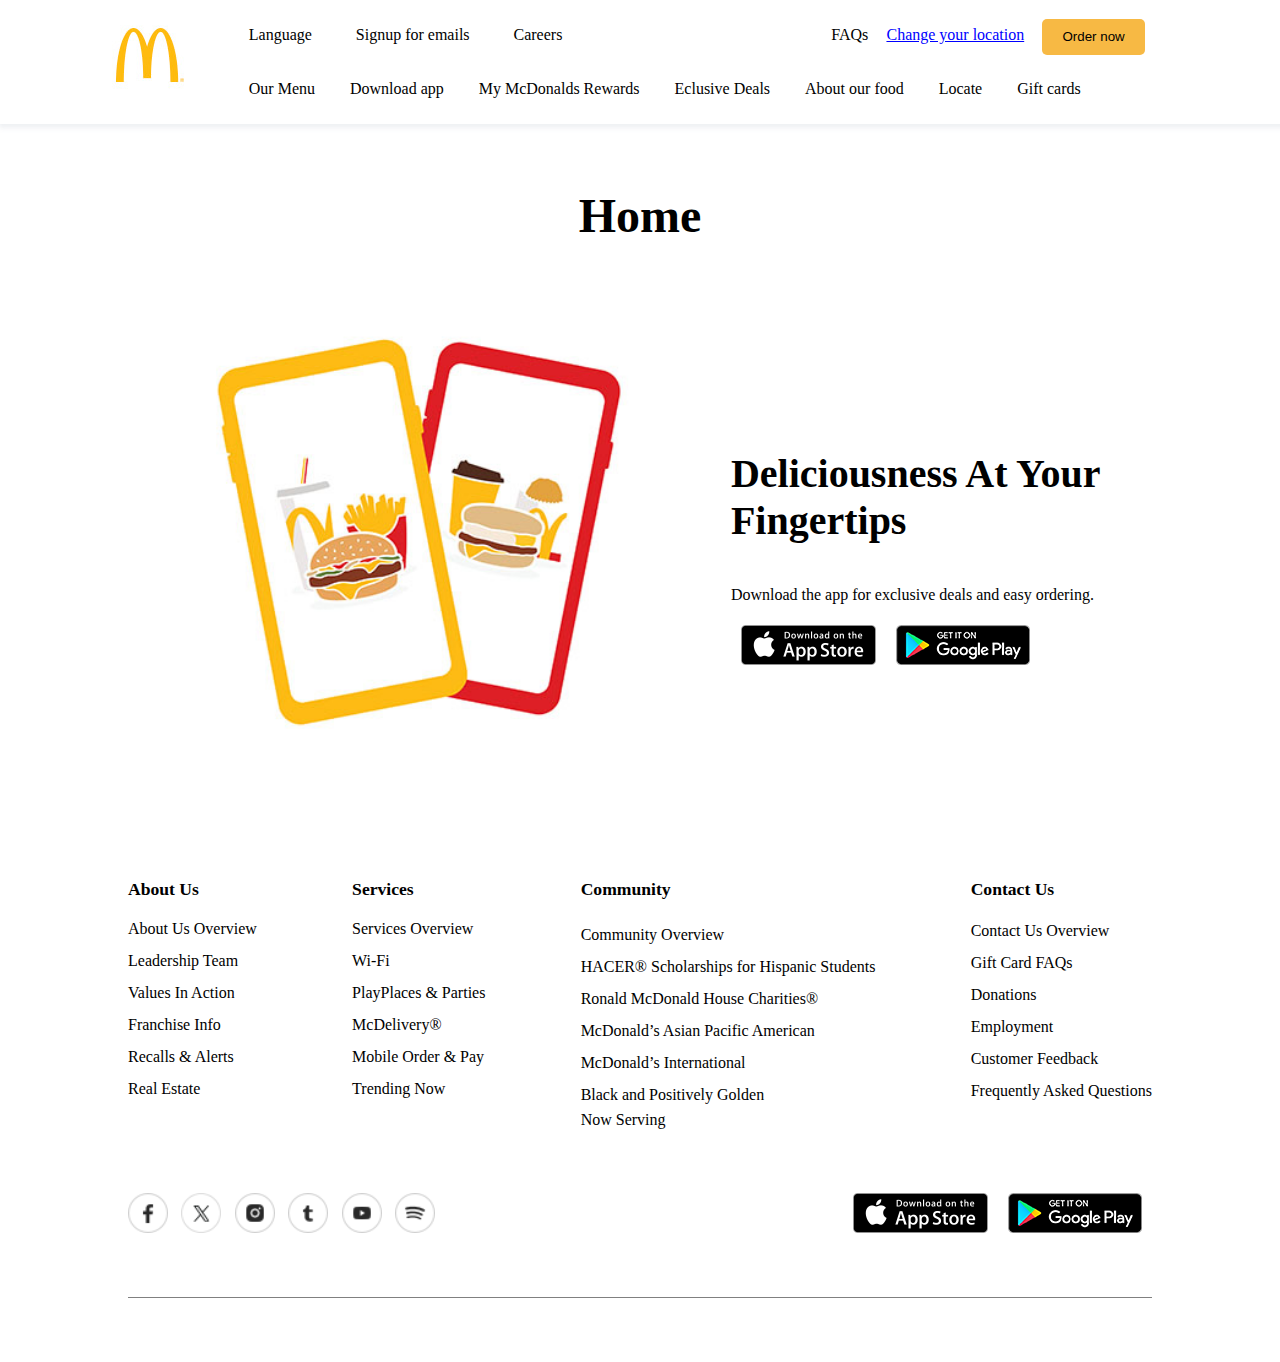
<file: index.html>
<!DOCTYPE html>
<html lang="en">
<head>
    <meta charset="UTF-8">
    <meta http-equiv="X-UA-Compatible" content="IE=edge">
    <meta name="viewport" content="width=device-width, initial-scale=1.0">
    <title>Home</title>
    <link rel="stylesheet" href="./styleh.css">

</head>
<body>
    <header>
        <div class="flex div">
            <a href="./index.html"><img src="./images/logo.jpeg" alt="" class="logo"></a>

            <div>
                <nav class="nav1 flex">
                    <ul class="flex">
                        <li><a href="#">Language</a>  </li>
                        <li><a href="#">Signup for emails</a> </li>
                        <li><a href="#">Careers</a> </li>
                    </ul>
                    <ul class="flex">
                        <li><a href="./faq.html">FAQs</a>  </li>
                        <li><a class="blue" href="#">Change your location</a> </li>
                        <li><a href="#"> <button>Order now</button></a></li>
                    </ul>
                </nav>
                <nav class="nav2">
                    <ul class="flex">
                        <li><a href="./menu.html">Our Menu</a> </li>
                        <li><a href="./app.html">Download app</a> </li>
                        <li><a href="./rewards.html">My McDonalds Rewards</a> </li>
                        <li><a href="./Exclusive.html">Eclusive Deals</a> </li>
                        <li><a href="./AboutFood.html">About our food</a> </li>
                        <li><a href="./locate.html">Locate</a> </li>
                        <li><a href="./GiftCard.html">Gift cards</a> </li>
                    </ul>
                </nav>
            </div>
        </div>
    </header>

    <main>
        <h1>Home</h1>
        <div class="main-div">
            <div class="flex">
                <img class="img-delish" src="./images/deliciousness.jpeg" alt="">
                <div class="d">
                    <h2>Deliciousness At Your Fingertips</h2>
                    <p>Download the app for exclusive deals and easy ordering.</p>
                    <div class="flex">   
                        <img src="./images/app_store_badge.png" alt="">
                        <img src="./images/google_play_badge.png" alt="">         
                    </div>
                </div>
            </div>
            
        </div>
    </main>
    
    <footer>
        <div class="flex div">
            <ul>
                <li class="bold">About Us</li>
                <li>About Us Overview</li>
                <li>Leadership Team</li>
                <li>Values In Action</li>
                <li>Franchise Info</li>
                <li>Recalls & Alerts</li>
                <li>Real Estate</li>
            </ul>
            <ul>
                <li class="bold">Services</li>
                <li>Services Overview</li>
                <li>Wi-Fi</li>
                <li>PlayPlaces & Parties</li>
                <li>McDelivery®</li>
                <li>Mobile Order & Pay</li>
                <li>Trending Now</li>
            </ul>
            <ul>
                <li class="bold">Community</li>
                <li>Community Overview</li>
                <li>HACER® Scholarships for Hispanic Students</li>
                <li>Ronald McDonald House Charities®</li>
                <li>McDonald’s Asian Pacific American</li>
                <li>McDonald’s International</li>
                <li>Black and Positively Golden</li>
                Now Serving
            </ul>
            <ul>
                <li class="bold">Contact Us</li>
                <li>Contact Us Overview</li>
                <li>Gift Card FAQs</li>
                <li>Donations</li>
                <li>Employment</li>
                <li>Customer Feedback</li>
                <li>Frequently Asked Questions</li>
            </ul>
        </div>

        <div class="flex logos">
            <div class="footer-logo flex">
                <img src="./images/facebook.png" alt="">
                <img src="./images/x.png" alt="">
                <img src="./images/instagram.png" alt="">
                <img src="./images/tumblr.png" alt="">
                <img src="./images/youtube.png" alt="">
                <img src="./images/spotify.png" alt="">
    
            </div>
            <div class="flex">   
                    <img src="./images/app_store_badge.png" alt="">
                    <img src="./images/google_play_badge.png" alt="">         
            </div>
        </div>
    </footer>
</body>
</html>
</file>
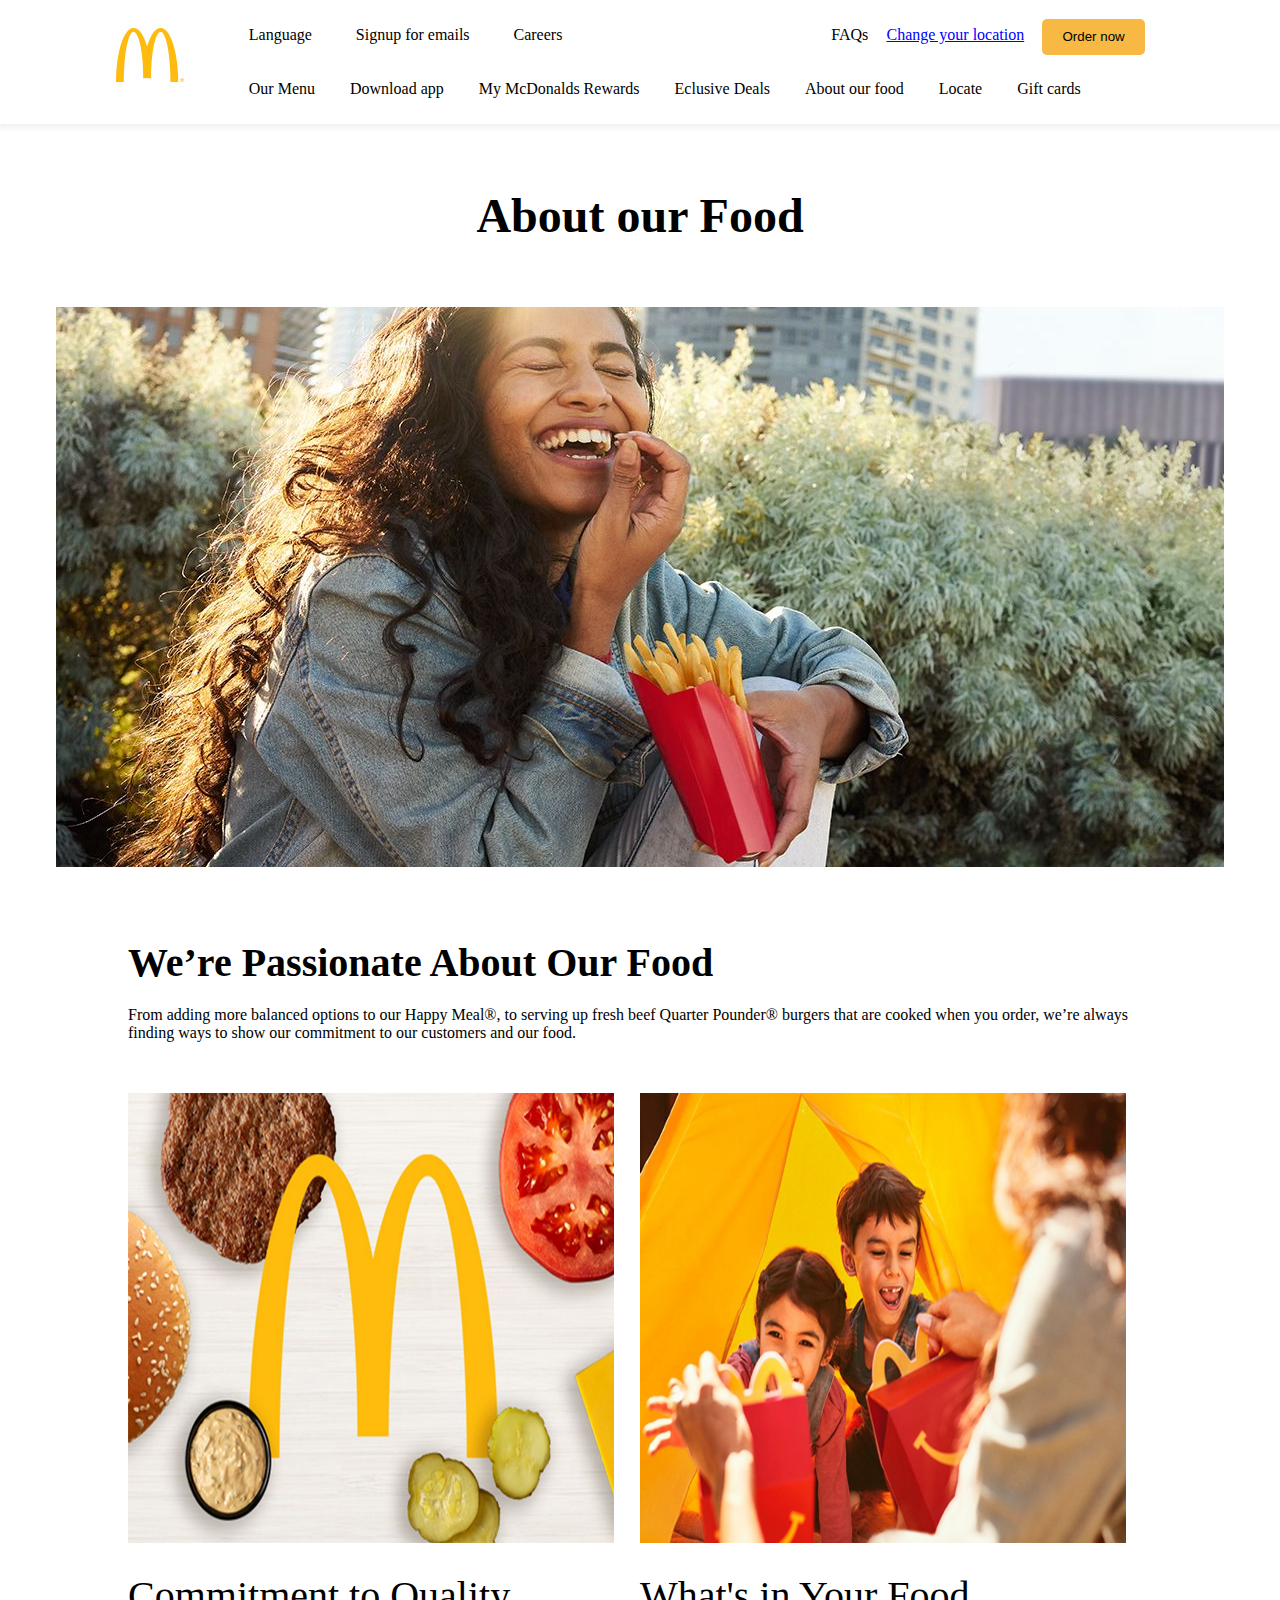
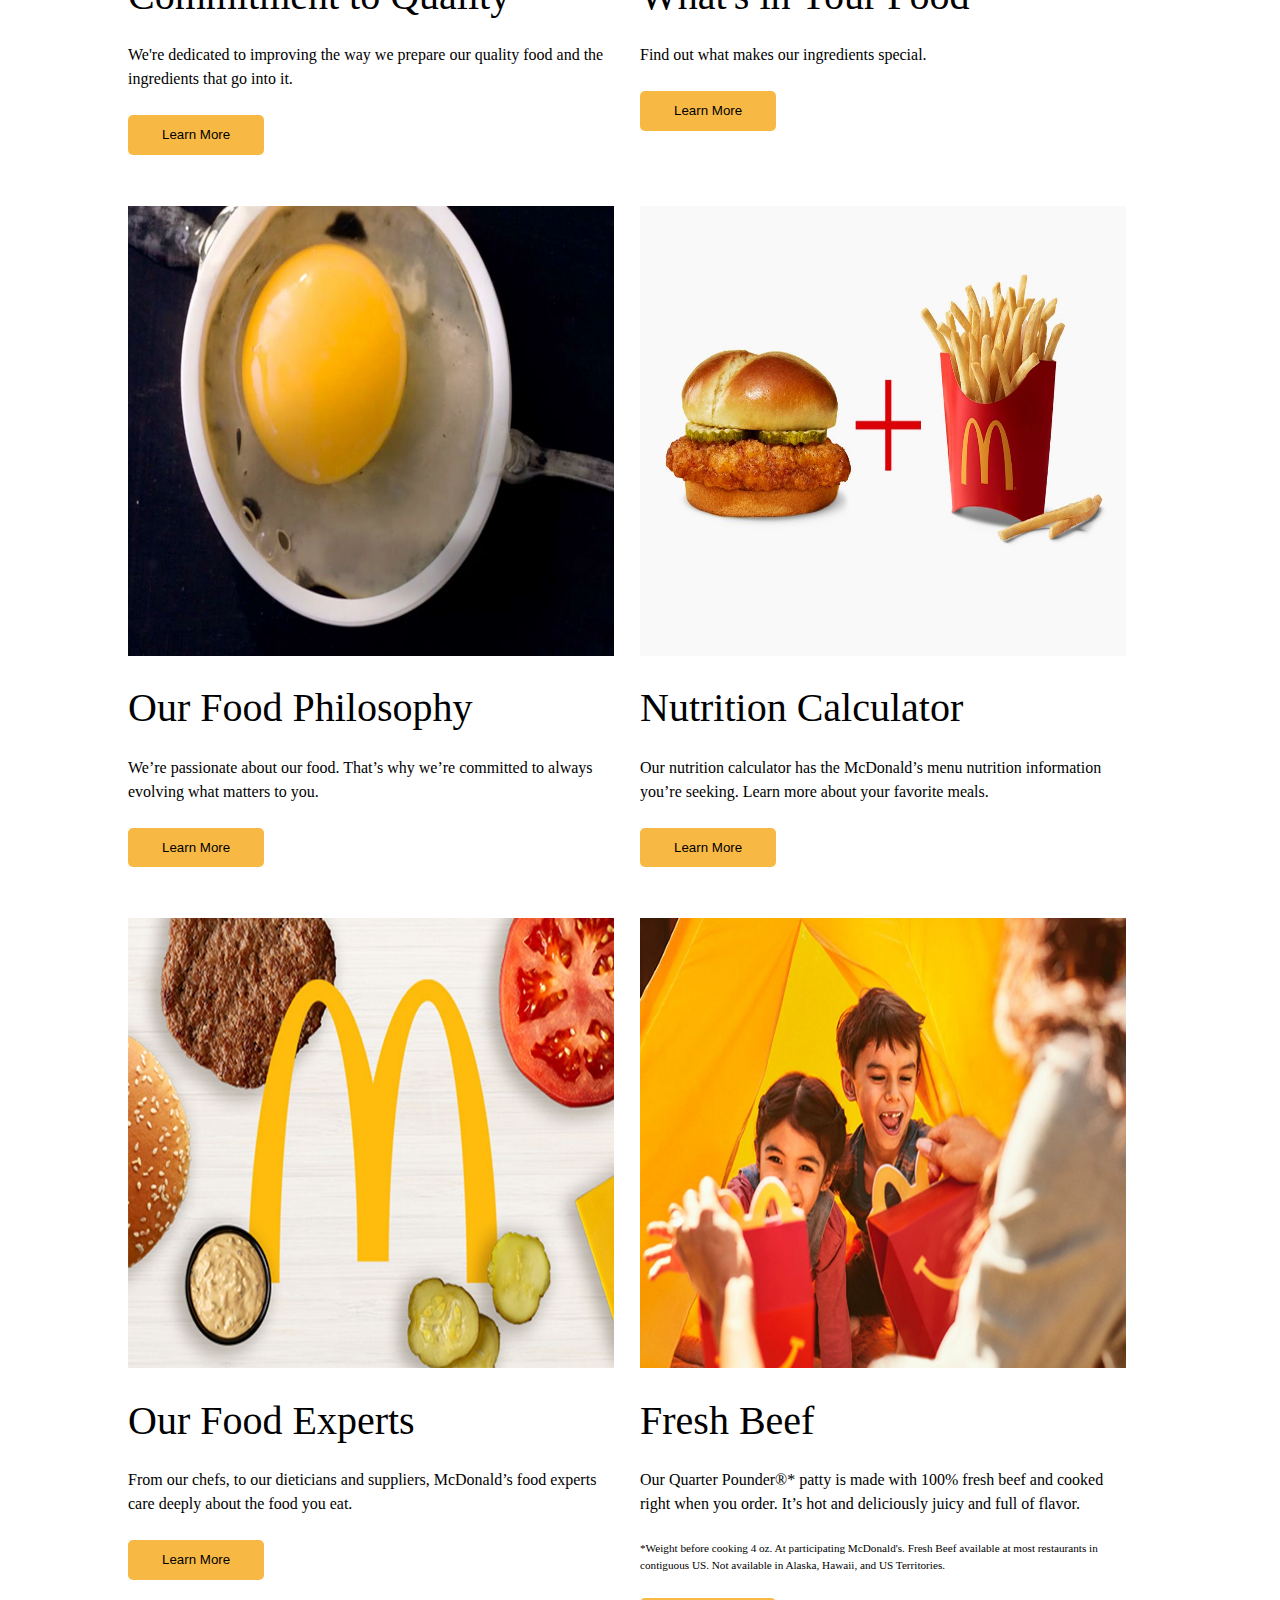
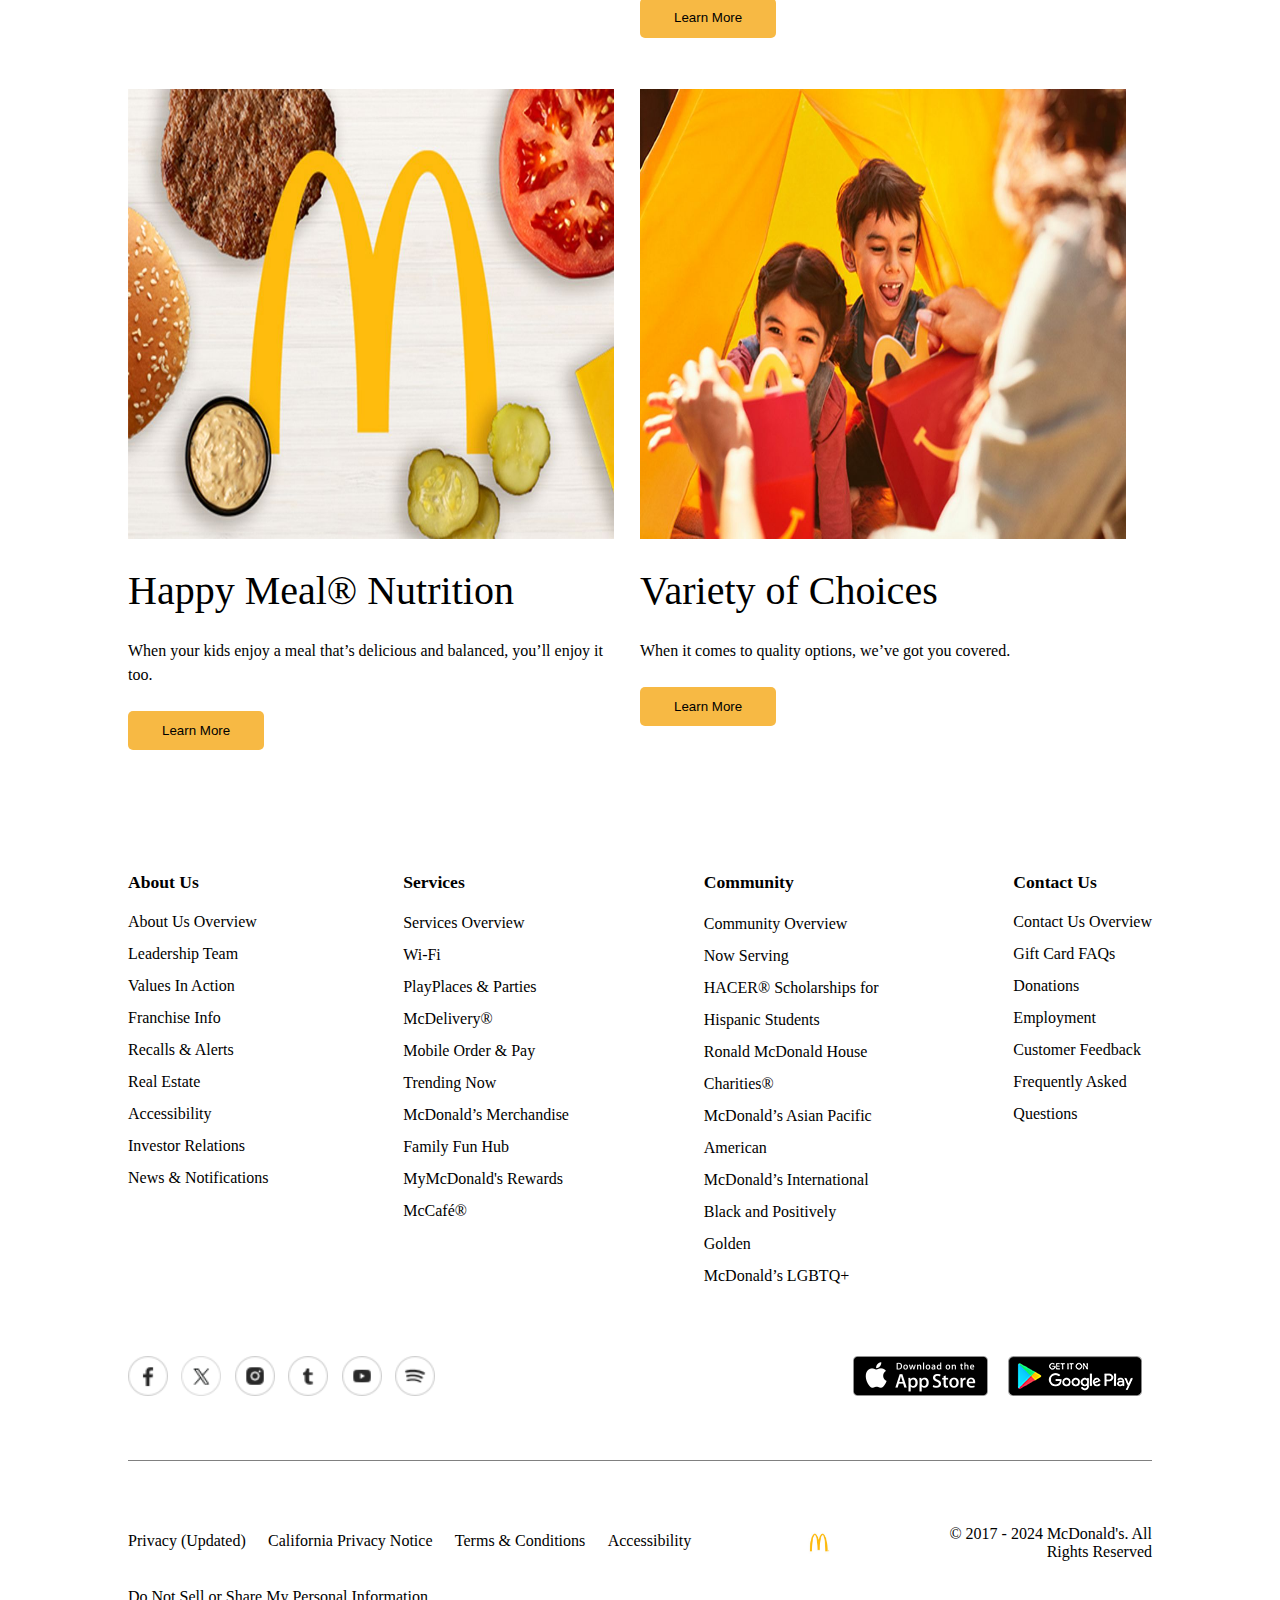
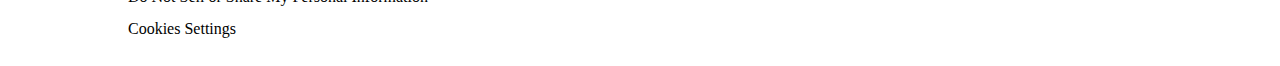
<file: aboutfood.html>
<!DOCTYPE html>
<html lang="en">
<head>
    <meta charset="UTF-8">
    <meta http-equiv="X-UA-Compatible" content="IE=edge">
    <meta name="viewport" content="width=device-width, initial-scale=1.0">
    <title>About our food</title>
    <link rel="stylesheet" href="./styleh.css">

</head>
<body>
    <header>
        <div class="flex div">
            <a href="./index.html"><img src="./images/logo.jpeg" alt="" class="logo"></a>

            <div>
                <nav class="nav1 flex">
                    <ul class="flex">
                        <li><a href="#">Language</a>  </li>
                        <li><a href="#">Signup for emails</a> </li>
                        <li><a href="#">Careers</a> </li>
                    </ul>
                    <ul class="flex">
                        <li><a href="./faq.html">FAQs</a>  </li>
                        <li><a class="blue" href="#">Change your location</a> </li>
                        <li><a href="#"> <button>Order now</button></a></li>
                    </ul>
                </nav>
                <nav class="nav2">
                    <ul class="flex">
                        <li><a href="./menu.html">Our Menu</a> </li>
                        <li><a href="./app.html">Download app</a> </li>
                        <li><a href="./rewards.html">My McDonalds Rewards</a> </li>
                        <li><a href="./Exclusive.html">Eclusive Deals</a> </li>
                        <li><a href="./aboutfood.html">About our food</a> </li>
                        <li><a href="./locate.html">Locate</a> </li>
                        <li><a href="./GiftCard.html">Gift cards</a> </li>
                    </ul>
                </nav>
            </div>
        </div>
    </header>

    <main>
        <h1>About our Food</h1>
        
        <div class="main-div rewards-div">
            <img src="./images/About_Our_Food_Hero_1260x560_Desktop_hero-desktop.jpeg" alt="">
            <div class="passion">
                <h2>We’re Passionate About Our Food</h2>
                <p>From adding more balanced options to 
                    our Happy Meal®, to serving up fresh beef 
                    Quarter Pounder® burgers that are cooked when you order, 
                    we’re always finding ways to show our commitment to our 
                    customers and our food. 
                </p>
            </div>
            <div class="flex aboutfood">
                <div class="points">
                    <img class="" src="./images/2_Pub_Commitment_574x384_2-column-desktop.jpeg" alt="">
                    <div class="">
                        <h2>Commitment to Quality</h2>
                        <p>We're dedicated to improving the way we prepare our quality food and the ingredients that go into it.</p>  
                        <button>Learn More</button>

                    </div>
                </div>
                <div class="points">
                    <img class="" src="./images/2_Pub_Whats_In_Your_Food_574x384_2-column-desktop.jpeg" alt="">
                    <div class="">
                        <h2>What's in Your Food</h2>
                        <p>Find out what makes our ingredients special.</p> 
                        <button>Learn More</button>

                    </div>
                </div>
            </div>
            <div class="flex aboutfood">
                <div class="points">
                    <img class="" src="./images/about-food_philosophy_pub-2-col_1110x740_2-column-desktop.jpeg" alt="">
                    <div class="">
                        <h2>Our Food Philosophy</h2>
                        <p>We’re passionate about our food. That’s why we’re committed to always evolving what matters to you.</p>  
                        <button>Learn More</button>

                    </div>
                </div>
                <div class="points">
                    <img class="" src="./images/TwoPub_Desktop_NutritionCalculator_1110x740_2-column-desktop.jpeg" alt="">
                    <div class="">
                        <h2>Nutrition Calculator</h2>
                        <p>Our nutrition calculator has the McDonald’s menu nutrition information you’re seeking. Learn more about your favorite meals.</p> 
                        <button>Learn More</button>

                    </div>
                </div>
            </div>
            <div class="flex aboutfood">
                <div class="points">
                    <img class="" src="./images/2_Pub_Commitment_574x384_2-column-desktop.jpeg" alt="">
                    <div class="">
                        <h2>Our Food Experts</h2>
                        <p>From our chefs, to our dieticians and suppliers, McDonald’s food experts care deeply about the food you eat.</p>  
                        <button>Learn More</button>

                    </div>
                </div>
                <div class="points">
                    <img class="" src="./images/2_Pub_Whats_In_Your_Food_574x384_2-column-desktop.jpeg" alt="">
                    <div class="">
                        <h2>Fresh Beef</h2>
                        <p>Our Quarter Pounder®* patty is made with 100% fresh beef and cooked right when you order. 
                            It’s hot and deliciously juicy and full of flavor.</p>
                            <p class="tiny-p">
                                *Weight before cooking 4 oz. At participating McDonald's. Fresh Beef available at most restaurants in contiguous US. 
                                Not available in Alaska, Hawaii, and US Territories.
                            </p>  
                        <button>Learn More</button>

                    </div>
                </div>
            </div>
            <div class="flex aboutfood">
                <div class="points">
                    <img class="" src="./images/2_Pub_Commitment_574x384_2-column-desktop.jpeg" alt="">
                    <div class="">
                        <h2>Happy Meal® Nutrition</h2>
                        <p>When your kids enjoy a meal that’s delicious and balanced, you’ll enjoy it too.</p>  
                        <button>Learn More</button>

                    </div>
                </div>
                <div class="points">
                    <img class="" src="./images/2_Pub_Whats_In_Your_Food_574x384_2-column-desktop.jpeg" alt="">
                    <div class="">
                        <h2>Variety of Choices</h2>
                        <p>When it comes to quality options, we’ve got you covered.</p> 
                        <button>Learn More</button>

                    </div>
                </div>
            </div>
            
        </div>
    </main>
    
    <footer>
        <div class="flex div">
            <ul>
                <li class="bold">About Us</li>
                <li>About Us Overview</li>
                <li>Leadership Team</li>
                <li>Values In Action</li>
                <li>Franchise Info</li>
                <li>Recalls & Alerts</li>
                <li>Real Estate</li>
                <li>Accessibility</li>
                <li>Investor Relations</li>
                <li>News & Notifications</li>

            </ul>
            <ul>
                <li class="bold">Services</li>
                <li>Services Overview</li>
                <li>Wi-Fi</li>
                <li>PlayPlaces & Parties</li>
                <li>McDelivery®</li>
                <li>Mobile Order & Pay</li>
                <li>Trending Now</li>
                <li>McDonald’s Merchandise</li>
                <li>Family Fun Hub</li>
                <li>MyMcDonald's Rewards</li>
                <li>McCafé®</li>

            </ul>
            <ul>
                <li class="bold">Community</li>
                <li>Community Overview</li>
                <li>Now Serving</li>
                <li>HACER® Scholarships for <br> Hispanic Students</li>
                <li>Ronald McDonald House <br> Charities®</li>
                <li>McDonald’s Asian Pacific <br> American</li>
                <li>McDonald’s International</li>
                <li>Black and Positively <br> Golden</li>
                <li>McDonald’s LGBTQ+</li>

               
            </ul>
            <ul>
                <li class="bold">Contact Us</li>
                <li>Contact Us Overview</li>
                <li>Gift Card FAQs</li>
                <li>Donations</li>
                <li>Employment</li>
                <li>Customer Feedback</li>
                <li>Frequently Asked <br> Questions</li>
            </ul>
        </div>

        <div class="flex logos">
            <div class="footer-logo flex">
                <img src="./images/facebook.png" alt="">
                <img src="./images/x.png" alt="">
                <img src="./images/instagram.png" alt="">
                <img src="./images/tumblr.png" alt="">
                <img src="./images/youtube.png" alt="">
                <img src="./images/spotify.png" alt="">
    
            </div>
            <div class="flex">
                
                    <img src="./images/app_store_badge.png" alt="">
                    <img src="./images/google_play_badge.png" alt="">
                
            </div>
        </div>

        <div class="footer-ul-div">
            <div class="flex ul-div">
                <ul class="flex">
                    <li>Privacy (Updated)</li>
                    <li>California Privacy Notice</li>
                    <li>Terms & Conditions</li>
                    <li>Accessibility</li>
                </ul>
                <img src="./images/tinylogo.jpeg" alt="">
                <p>© 2017 - 2024 McDonald's. All Rights Reserved</p>
            </div>
            <ul class="">
                <li>Do Not Sell or Share My Personal Information</li>
                <li>Cookies Settings</li>
            </ul>
        </div>
    </footer>
</body>
</html>
</file>
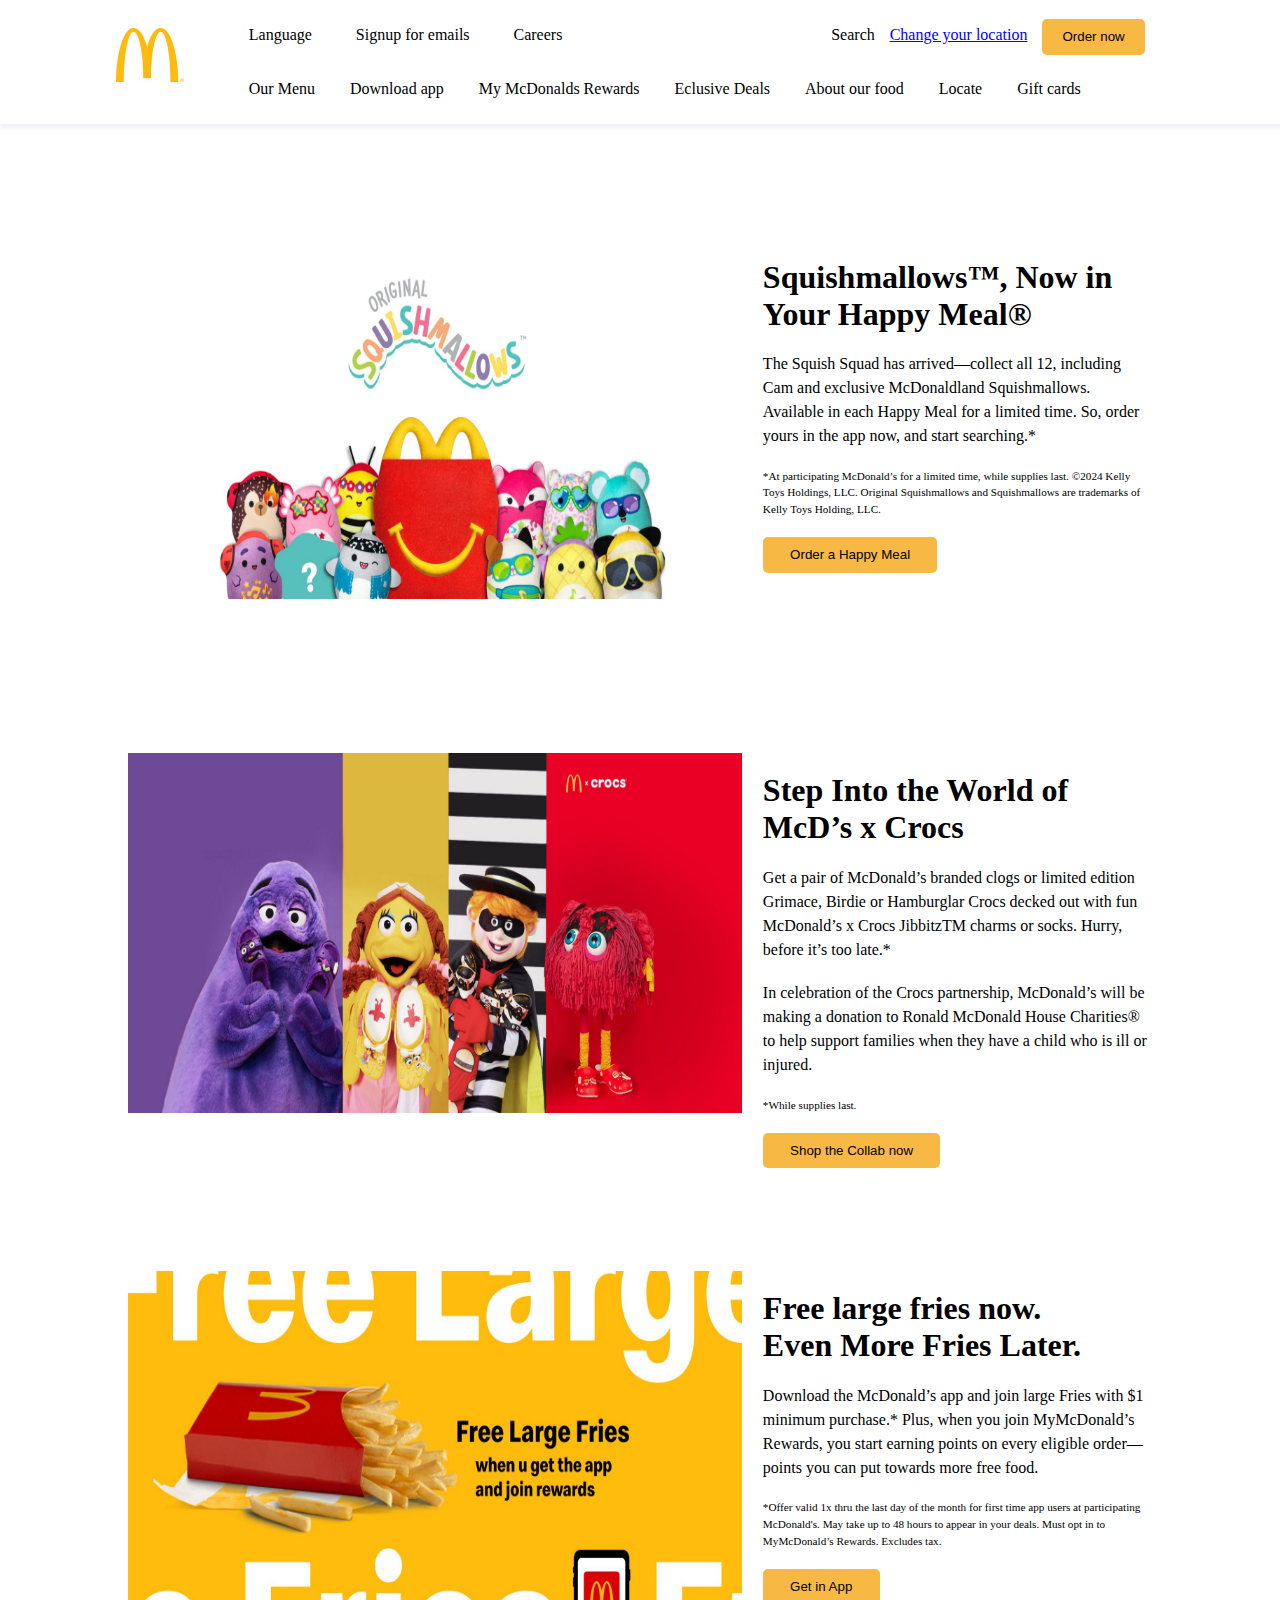
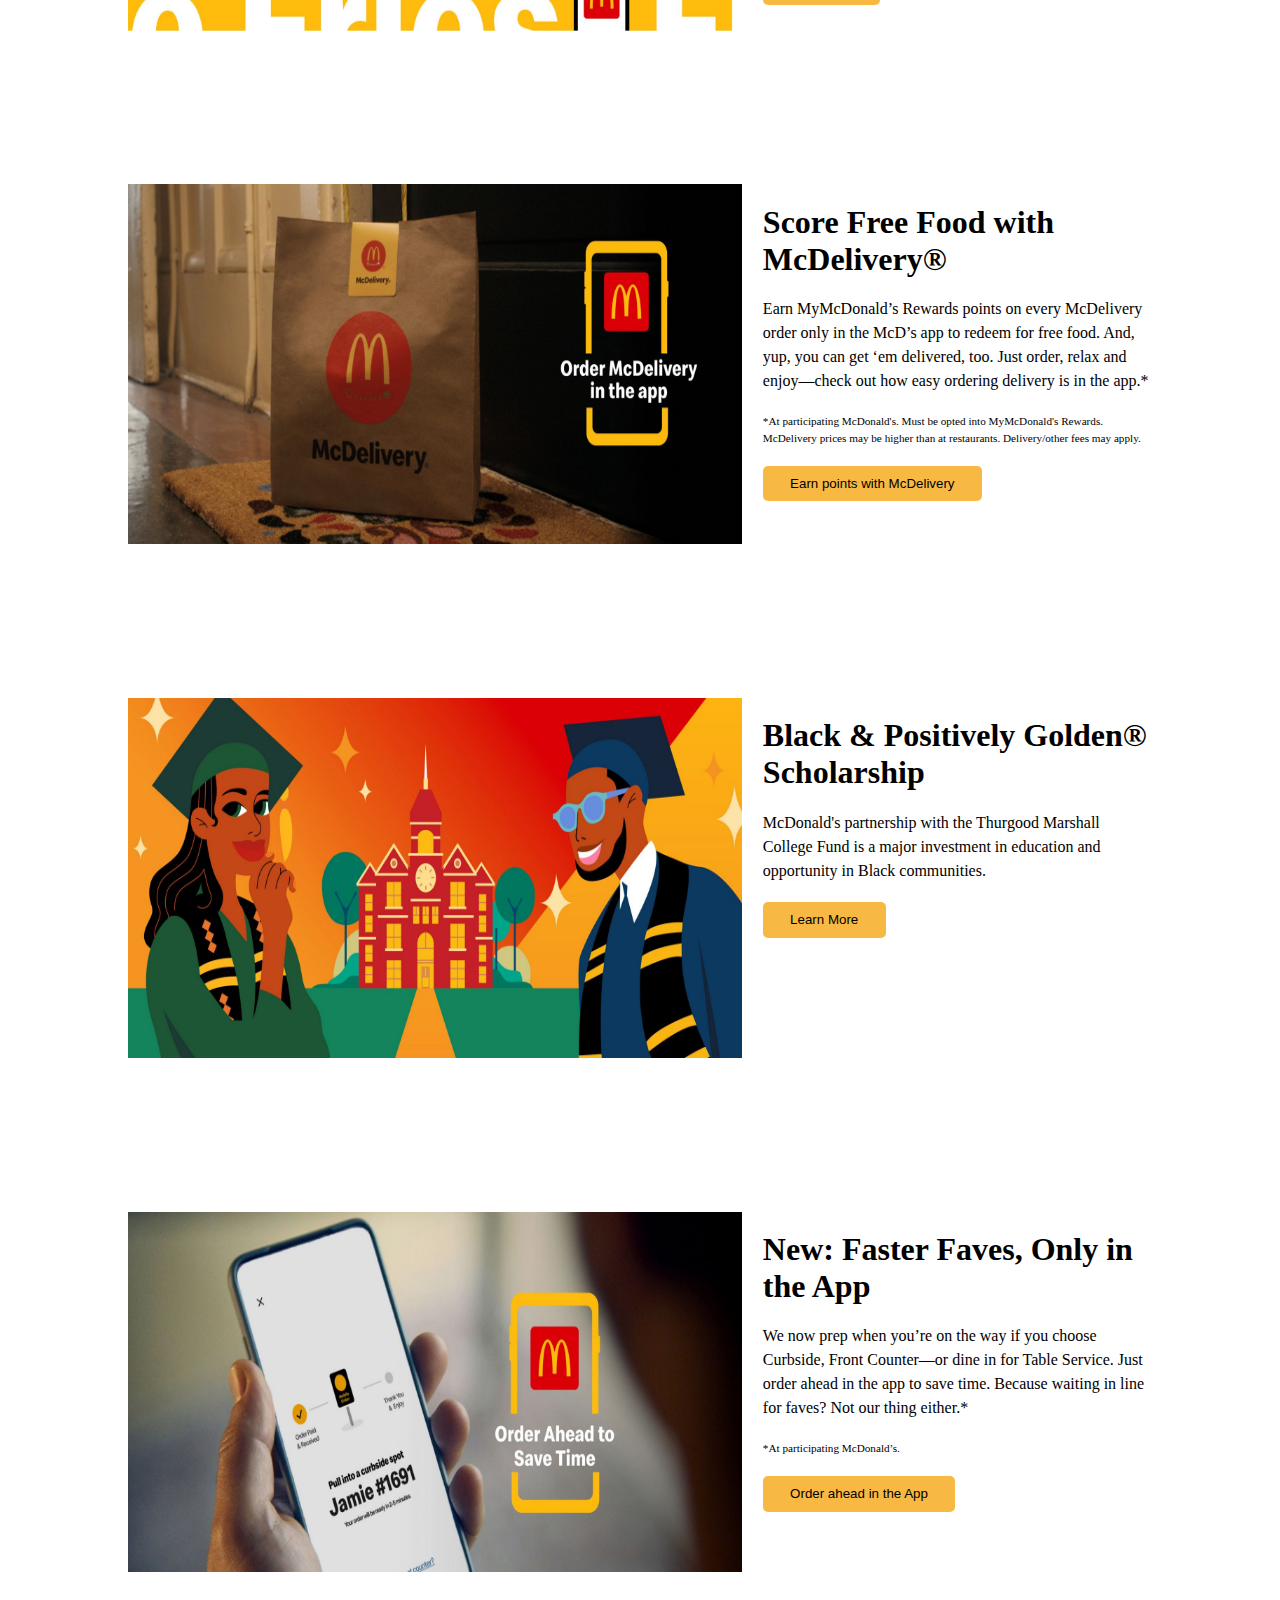
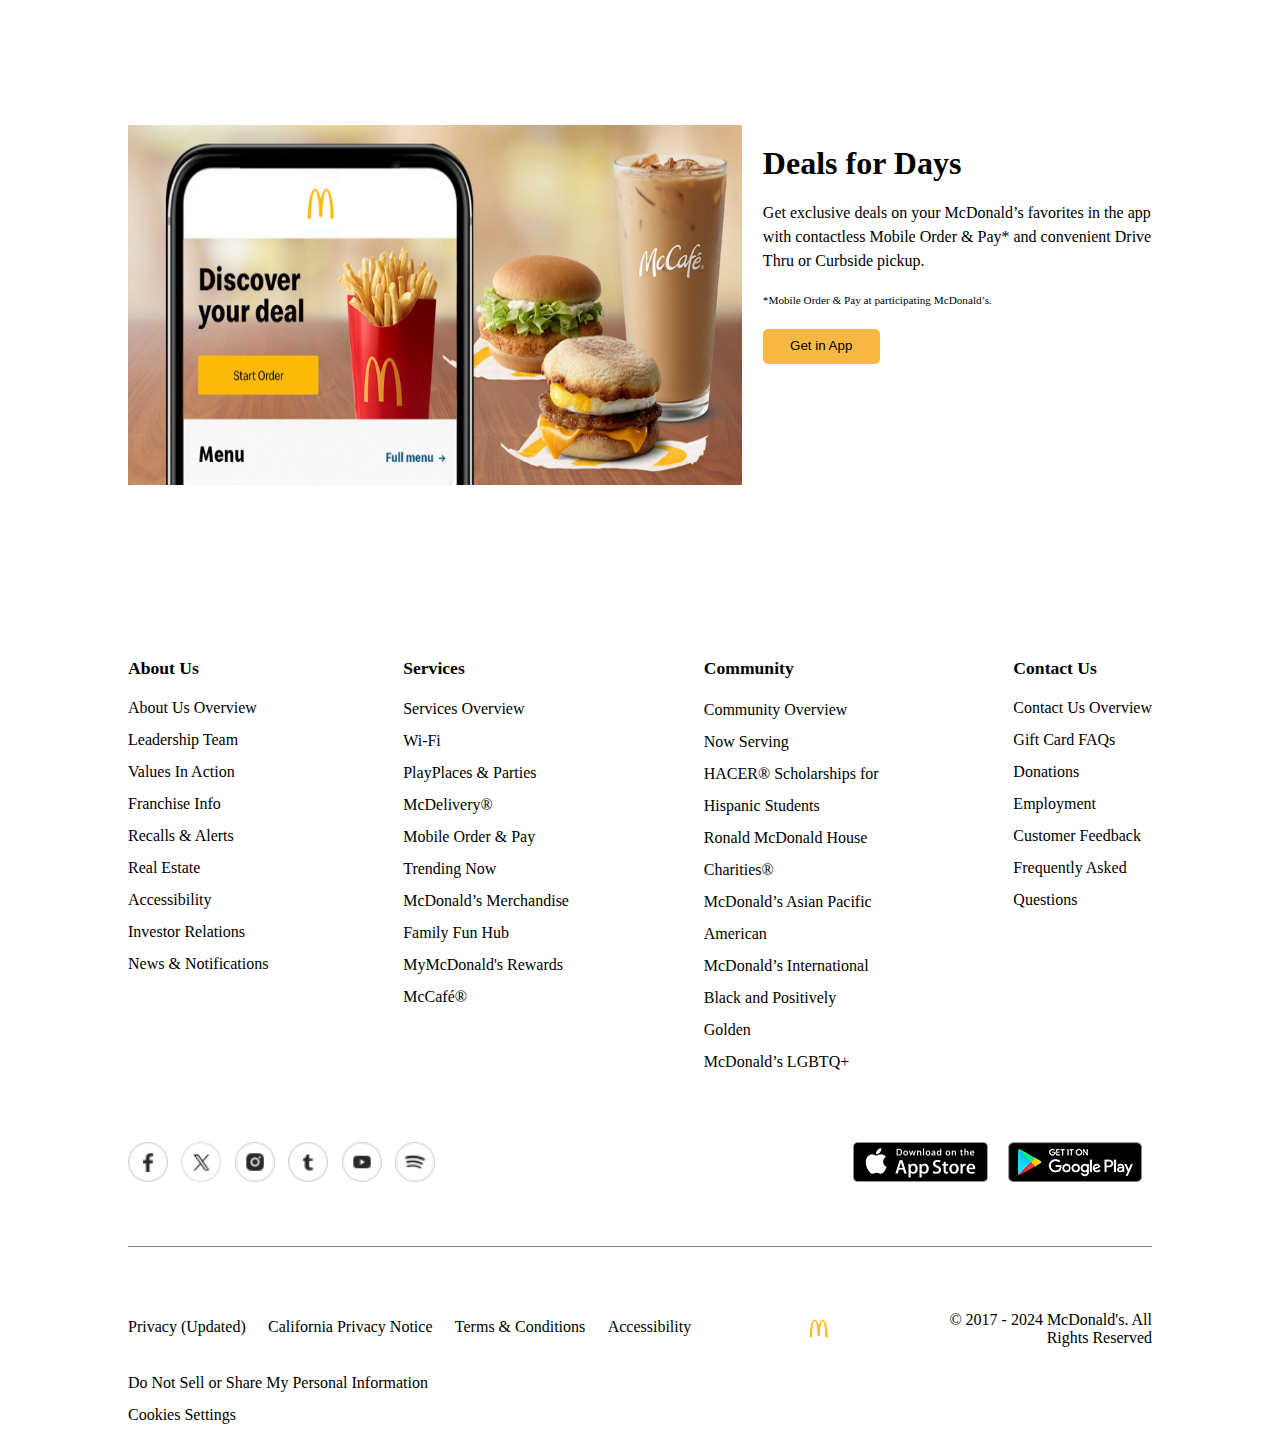
<file: app.html>
<!DOCTYPE html>
<html lang="en">
<head>
    <meta charset="UTF-8">
    <meta http-equiv="X-UA-Compatible" content="IE=edge">
    <meta name="viewport" content="width=device-width, initial-scale=1.0">
    <title>Download App</title>
    <link rel="stylesheet" href="./styleh.css">
</head>
<body>
    <header>
        <div class="flex div">
            <a href="./index.html"><img src="./images/logo.jpeg" alt="" class="logo"></a>

            <div>
                <nav class="nav1 flex">
                    <ul class="flex">
                        <li><a href="#">Language</a>  </li>
                        <li><a href="#">Signup for emails</a> </li>
                        <li><a href="#">Careers</a> </li>
                    </ul>
                    <ul class="flex">
                        <li><a href="#">Search</a>  </li>
                        <li><a class="blue" href="#">Change your location</a> </li>
                        <li><a href="#"> <button>Order now</button></a></li>
                    </ul>
                </nav>
                <nav class="nav2">
                    <ul class="flex">
                        <li><a href="./menu.html">Our Menu</a> </li>
                        <li><a href="./app.html">Download app</a> </li>
                        <li><a href="./rewards.html">My McDonalds Rewards</a> </li>
                        <li><a href="./Exclusive.html">Eclusive Deals</a> </li>
                        <li><a href="./aboutfood.html">About our food</a> </li>
                        <li><a href="./locate.html">Locate</a> </li>
                        <li><a href="./GiftCard.html">Gift cards</a> </li>
                    </ul>
                </nav>
            </div>
        </div>
    </header>

    <main>
        <!-- <h1>McDonald's App</h1> -->
        <div class="main-div">

            <div class="flex individual-div">
                <img class="img" src="./images/1PUB_Sqiushmallows_HappyMeal_1-column-desktop.jpeg" alt="">
                <div class="p">
                    <h2>Squishmallows™, Now in Your Happy Meal®</h2>
                    <p>The Squish Squad has arrived—collect all 12, including 
                        Cam and exclusive McDonaldland Squishmallows. 
                        Available in each Happy Meal for a limited time. 
                        So, order yours in the app now, and start searching.*
                    </p>

                    <p class="tiny-p">
                        *At participating McDonald’s for a limited time, 
                        while supplies last. ©2024 Kelly Toys Holdings, LLC. Original Squishmallows and Squishmallows are trademarks of Kelly Toys Holding, LLC.
                    </p>    
                    <button>Order a Happy Meal</button>
                </div>
            </div>
            <div class="flex individual-div">
                <img class="img" src="./images/step.jpeg" alt="">
                <div class="p">
                    <h2>Step Into the World of McD’s x Crocs</h2>
                    <p>Get a pair of McDonald’s branded clogs or 
                        limited edition Grimace, Birdie or Hamburglar Crocs 
                        decked out with fun McDonald’s x Crocs JibbitzTM 
                        charms or socks. Hurry, before it’s too late.*</p>
                        <p>In celebration of the Crocs partnership, 
                            McDonald’s will be making a donation to Ronald 
                            McDonald House Charities® to help support families 
                            when they have a child who is ill or injured.
                        </p>
                        <p class="tiny-p">
                            *While supplies last.
                        </p> 

                    <button>Shop the Collab now</button>
                </div>
            </div>
            <div class="flex individual-div">
                <img class="img" src="./images/freelargefries.jpeg" alt="">
                <div class="p">
                    <h2>Free large fries now. <br> Even More Fries Later.</h2>
                    <p>Download the McDonald’s app and join large Fries 
                        with $1 minimum purchase.* Plus, when you join MyMcDonald’s Rewards, 
                        you start earning points on every eligible order—points you can put towards more free food.
                    </p>
                    <p class="tiny-p">
                        *Offer valid 1x thru the last day of the month for first time app users at participating McDonald's. May take up to 48 hours to appear in your deals. Must opt in to MyMcDonald’s Rewards. Excludes tax.
                    </p> 
                    <button>Get in App</button>
                </div>
            </div>
            <div class="flex individual-div">
                <img class="img" src="./images/scorefreefood.jpeg" alt="">
                <div class="p">
                    <h2>Score Free Food with McDelivery®</h2>
                    <p>Earn MyMcDonald’s Rewards points on every McDelivery order 
                        only in the McD’s app to redeem for free food. And, yup, 
                        you can get ‘em delivered, too. Just order, relax and enjoy—check
                         out how easy ordering delivery is in the app.*
                    </p>
                    <p class="tiny-p">
                        *At participating McDonald's. Must be opted into MyMcDonald's Rewards. 
                        McDelivery prices may be higher than at restaurants. Delivery/other fees may apply.
                    </p> 
                    <button>Earn points with McDelivery</button>
                </div>
            </div>
            <div class="flex individual-div">
                <img class="img" src="./images/blackpositive.jpeg" alt="">
                <div class="p">
                    <h2>Black & Positively Golden® Scholarship</h2>
                    <p>McDonald's partnership with the Thurgood Marshall College 
                        Fund is a major investment in education and opportunity in Black communities.
                    </p>
                    <button>Learn More</button>
                </div>
            </div>
            <div class="flex individual-div">
                <img class="img" src="./images/newfasterfaves.jpeg" alt="">
                <div class="p">
                    <h2>New: Faster Faves, Only in the App</h2>
                    <p>We now prep when you’re on the way if you choose Curbside, 
                        Front Counter—or dine in for Table Service. 
                        Just order ahead in the app to save time. 
                        Because waiting in line for faves? 
                        Not our thing either.*
                    </p>
                    <p class="tiny-p">
                        *At participating McDonald’s.
                    </p> 
                    <button>Order ahead in the App</button>
                </div>
            </div>
            <div class="flex individual-div">
                <img class="img" src="./images/dealsfordays.jpeg" alt="">
                <div class="p">
                    <h2>Deals for Days</h2>
                    <p>Get exclusive deals on your McDonald’s favorites 
                        in the app with contactless Mobile Order & Pay* 
                        and convenient Drive Thru or Curbside pickup.
                    </p>
                    <p class="tiny-p">
                        *Mobile Order & Pay at participating McDonald’s. 
                    </p>
                    <button>Get in App</button>
                </div>
            </div>
        </div>
    </main>

    <footer>
        <div class="flex div">
            <ul>
                <li class="bold">About Us</li>
                <li>About Us Overview</li>
                <li>Leadership Team</li>
                <li>Values In Action</li>
                <li>Franchise Info</li>
                <li>Recalls & Alerts</li>
                <li>Real Estate</li>
                <li>Accessibility</li>
                <li>Investor Relations</li>
                <li>News & Notifications</li>

            </ul>
            <ul>
                <li class="bold">Services</li>
                <li>Services Overview</li>
                <li>Wi-Fi</li>
                <li>PlayPlaces & Parties</li>
                <li>McDelivery®</li>
                <li>Mobile Order & Pay</li>
                <li>Trending Now</li>
                <li>McDonald’s Merchandise</li>
                <li>Family Fun Hub</li>
                <li>MyMcDonald's Rewards</li>
                <li>McCafé®</li>

            </ul>
            <ul>
                <li class="bold">Community</li>
                <li>Community Overview</li>
                <li>Now Serving</li>
                <li>HACER® Scholarships for <br> Hispanic Students</li>
                <li>Ronald McDonald House <br> Charities®</li>
                <li>McDonald’s Asian Pacific <br> American</li>
                <li>McDonald’s International</li>
                <li>Black and Positively <br> Golden</li>
                <li>McDonald’s LGBTQ+</li>

               
            </ul>
            <ul>
                <li class="bold">Contact Us</li>
                <li>Contact Us Overview</li>
                <li>Gift Card FAQs</li>
                <li>Donations</li>
                <li>Employment</li>
                <li>Customer Feedback</li>
                <li>Frequently Asked <br> Questions</li>
            </ul>
        </div>

        <div class="flex logos">
            <div class="footer-logo flex">
                <img src="./images/facebook.png" alt="">
                <img src="./images/x.png" alt="">
                <img src="./images/instagram.png" alt="">
                <img src="./images/tumblr.png" alt="">
                <img src="./images/youtube.png" alt="">
                <img src="./images/spotify.png" alt="">
    
            </div>
            <div class="flex">
                
                    <img src="./images/app_store_badge.png" alt="">
                    <img src="./images/google_play_badge.png" alt="">
                
            </div>
        </div>

        <div class="footer-ul-div">
            <div class="flex ul-div">
                <ul class="flex">
                    <li>Privacy (Updated)</li>
                    <li>California Privacy Notice</li>
                    <li>Terms & Conditions</li>
                    <li>Accessibility</li>
                </ul>
                <img src="./images/tinylogo.jpeg" alt="">
                <p>© 2017 - 2024 McDonald's. All Rights Reserved</p>
            </div>
            <ul class="">
                <li>Do Not Sell or Share My Personal Information</li>
                <li>Cookies Settings</li>
            </ul>
        </div>
    </footer>
</body>
</html>
</file>
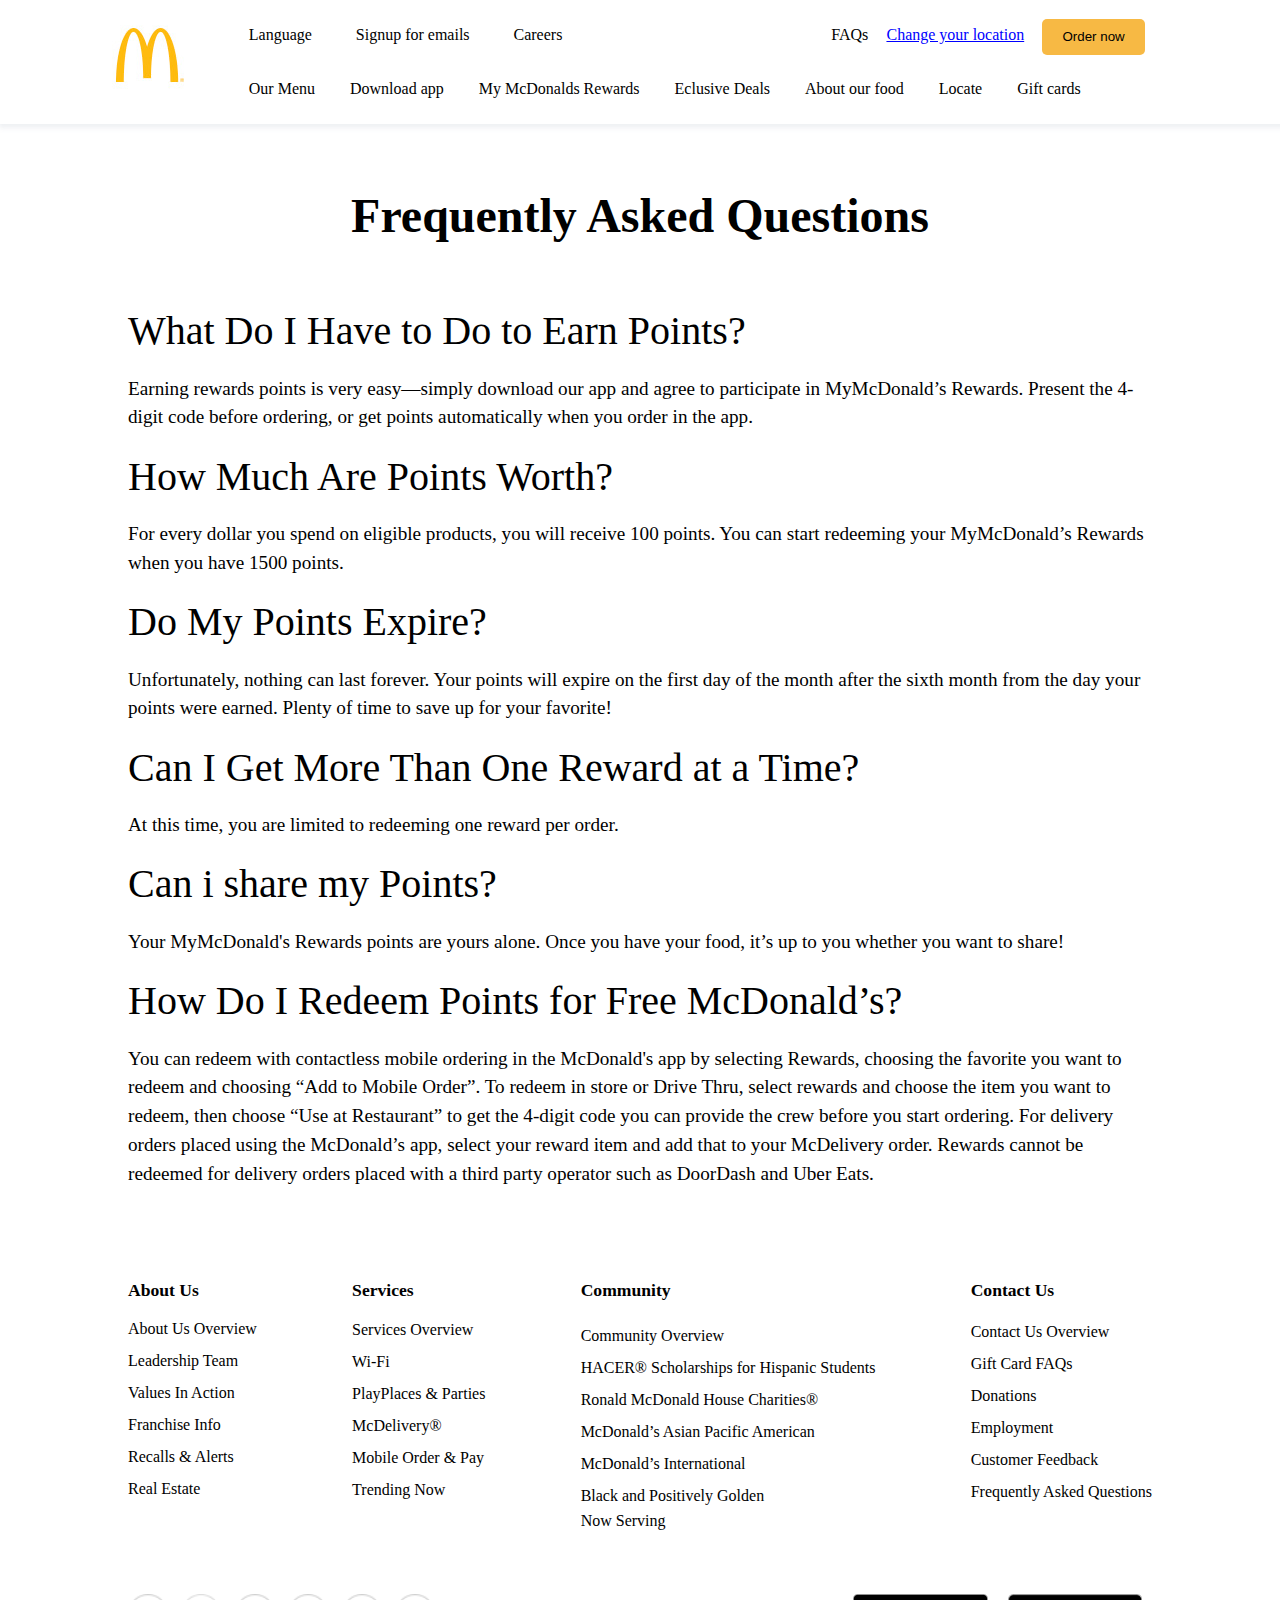
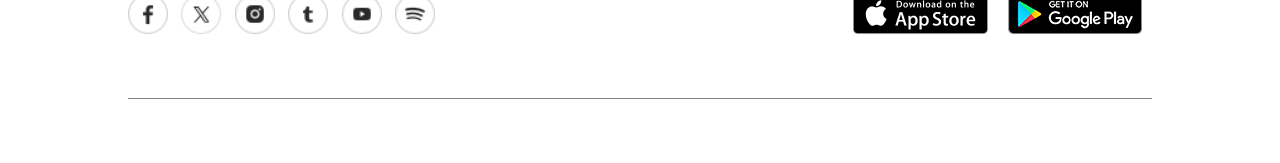
<file: faq.html>
<!DOCTYPE html>
<html lang="en">
<head>
    <meta charset="UTF-8">
    <meta http-equiv="X-UA-Compatible" content="IE=edge">
    <meta name="viewport" content="width=device-width, initial-scale=1.0">
    <title>FAQs</title>
    <link rel="stylesheet" href="./styleh.css">

</head>
<body>
    <header>
        <div class="flex div">
            <a href="./index.html"><img src="./images/logo.jpeg" alt="" class="logo"></a>

            <div>
                <nav class="nav1 flex">
                    <ul class="flex">
                        <li><a href="#">Language</a>  </li>
                        <li><a href="#">Signup for emails</a> </li>
                        <li><a href="#">Careers</a> </li>
                    </ul>
                    <ul class="flex">
                        <li><a href="./faq.html">FAQs</a>  </li>
                        <li><a class="blue" href="#">Change your location</a> </li>
                        <li><a href="#"> <button>Order now</button></a></li>
                    </ul>
                </nav>
                <nav class="nav2">
                    <ul class="flex">
                        <li><a href="./menu.html">Our Menu</a> </li>
                        <li><a href="./app.html">Download app</a> </li>
                        <li><a href="./rewards.html">My McDonalds Rewards</a> </li>
                        <li><a href="./Exclusive.html">Eclusive Deals</a> </li>
                        <li><a href="./AboutFood.html">About our food</a> </li>
                        <li><a href="./locate.html">Locate</a> </li>
                        <li><a href="./GiftCard.html">Gift cards</a> </li>
                    </ul>
                </nav>
            </div>
        </div>
    </header>

    <main>
        <h1>Frequently Asked Questions</h1>
        <div class="faq-div">
           
                    <div class="faqs">
                        <h2>What Do I Have to Do to Earn Points?</h2>
                        <p>Earning rewards points is very easy—simply download our app and 
                            agree to participate in MyMcDonald’s Rewards. Present the 4-digit 
                            code before ordering, or get points automatically when you order 
                            in the app.
                        </p>
                    </div>
                
                    <div class="faqs">
                        <h2>How Much Are Points Worth?</h2>
                        <p>For every dollar you spend on eligible products, you will receive 
                            100 points. You can start redeeming your MyMcDonald’s Rewards when 
                            you have 1500 points.
                        </p>    
                    </div>

                    <div class="faqs">
                        <h2>Do My Points Expire?</h2>
                        <p>Unfortunately, nothing can last forever. Your points will expire on 
                            the first day of the month after the sixth month from the day your 
                            points were earned. Plenty of time to save up for your favorite!
                        </p>    
                    </div>
                
           
                    <div class="faqs">
                        <h2>Can I Get More Than One Reward at a Time?</h2>
                        <p>At this time, you are limited to redeeming one reward per order. </p>    
                    </div>

                    <div class="faqs">
                        <h2>Can i share my Points?</h2>
                        <p>Your MyMcDonald's Rewards points are yours alone. Once you have your food,
                             it’s up to you whether you want to share! </p>    
                    </div>
                
           
                    <div class="faqs">
                        <h2>How Do I Redeem Points for Free McDonald’s?</h2>
                        <p>You can redeem with contactless mobile ordering in the McDonald's app by selecting Rewards, choosing the favorite you want to redeem and choosing “Add to Mobile Order”. To redeem in store or Drive Thru, 
                            select rewards and choose the item you want to redeem, then choose “Use at Restaurant” to get the 4-digit code you can provide the crew before you start ordering. For delivery orders placed using the McDonald’s app, select your reward item and add that to your McDelivery order. Rewards cannot be redeemed for delivery orders placed with a third party operator such as DoorDash and Uber Eats.
                        </p>    
                    </div>
                
                        
                   
            
        </div>
    </main>
    
    <footer>
        <div class="flex div">
            <ul>
                <li class="bold">About Us</li>
                <li>About Us Overview</li>
                <li>Leadership Team</li>
                <li>Values In Action</li>
                <li>Franchise Info</li>
                <li>Recalls & Alerts</li>
                <li>Real Estate</li>
            </ul>
            <ul>
                <li class="bold">Services</li>
                <li>Services Overview</li>
                <li>Wi-Fi</li>
                <li>PlayPlaces & Parties</li>
                <li>McDelivery®</li>
                <li>Mobile Order & Pay</li>
                <li>Trending Now</li>
            </ul>
            <ul>
                <li class="bold">Community</li>
                <li>Community Overview</li>
                <li>HACER® Scholarships for Hispanic Students</li>
                <li>Ronald McDonald House Charities®</li>
                <li>McDonald’s Asian Pacific American</li>
                <li>McDonald’s International</li>
                <li>Black and Positively Golden</li>
                Now Serving
            </ul>
            <ul>
                <li class="bold">Contact Us</li>
                <li>Contact Us Overview</li>
                <li>Gift Card FAQs</li>
                <li>Donations</li>
                <li>Employment</li>
                <li>Customer Feedback</li>
                <li>Frequently Asked Questions</li>
            </ul>
        </div>

        <div class="flex logos">
            <div class="footer-logo flex">
                <img src="./images/facebook.png" alt="">
                <img src="./images/x.png" alt="">
                <img src="./images/instagram.png" alt="">
                <img src="./images/tumblr.png" alt="">
                <img src="./images/youtube.png" alt="">
                <img src="./images/spotify.png" alt="">
    
            </div>
            <div class="flex">   
                    <img src="./images/app_store_badge.png" alt="">
                    <img src="./images/google_play_badge.png" alt="">         
            </div>
        </div>
    </footer>
</body>
</html>
</file>
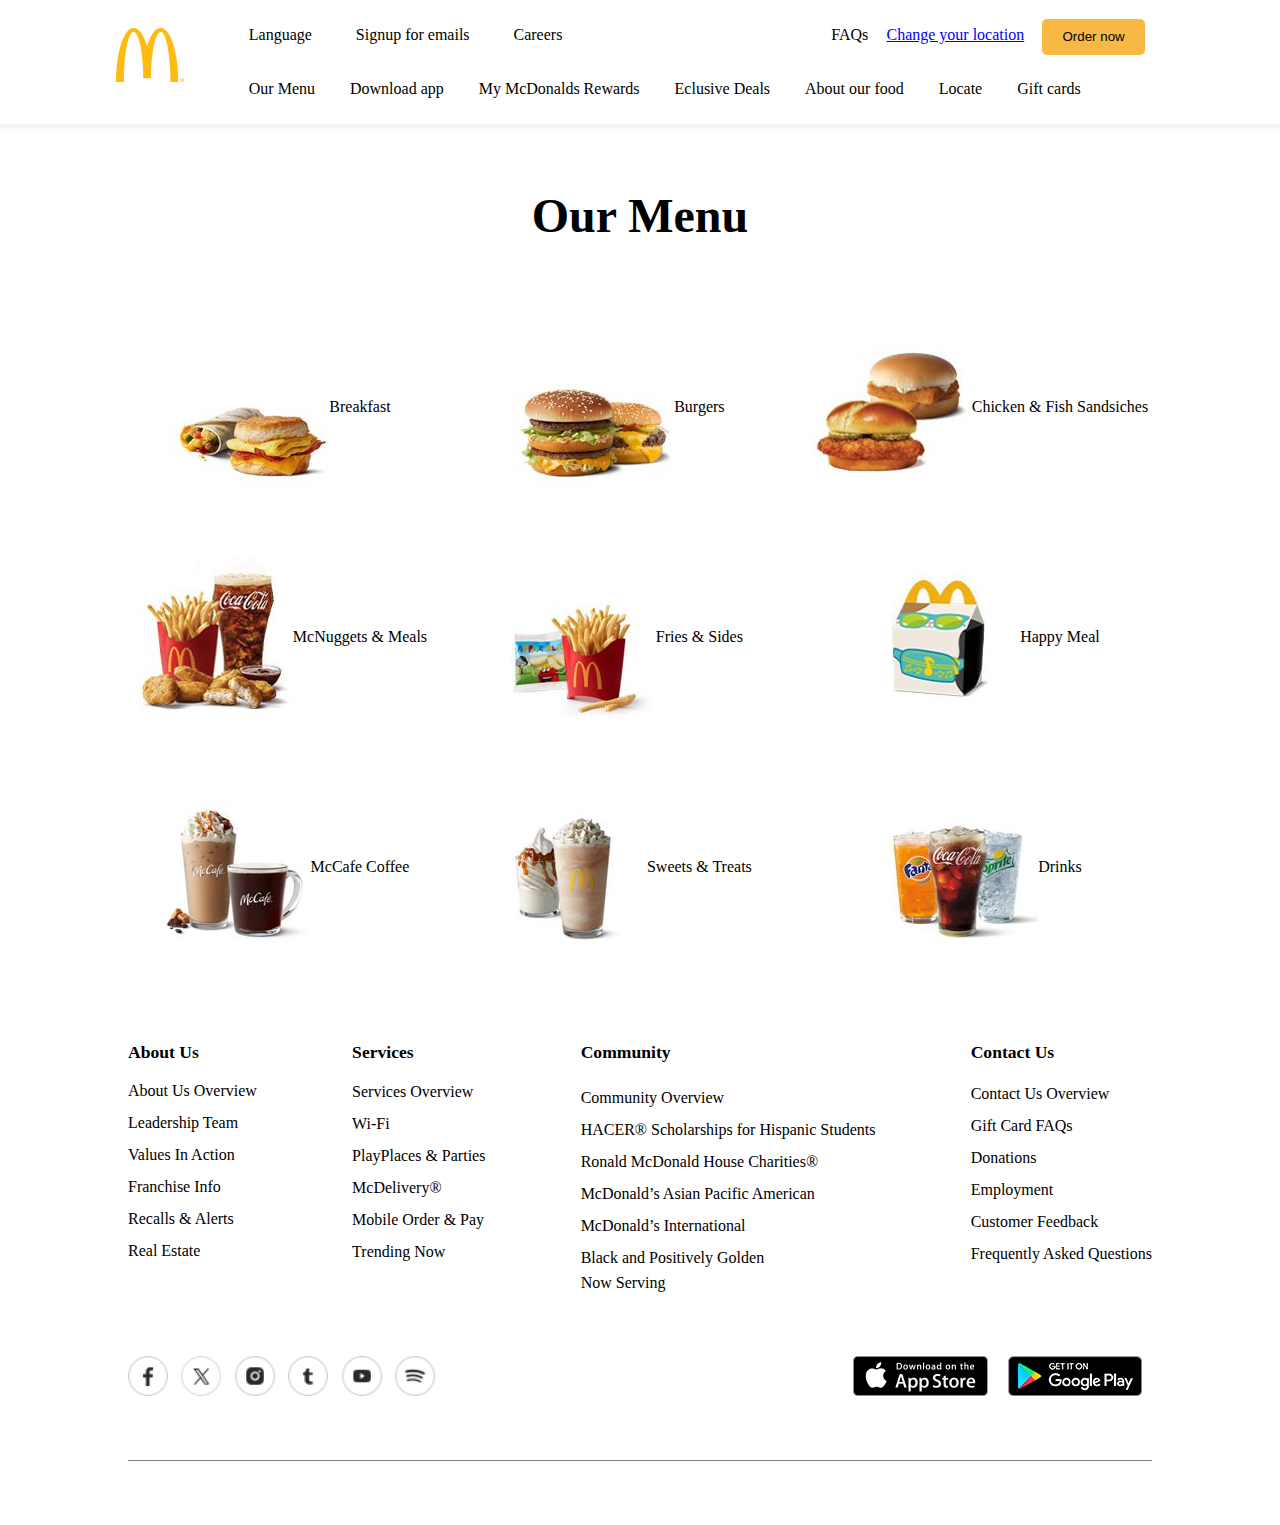
<file: menu.html>
<!DOCTYPE html>
<html lang="en">
<head>
    <meta charset="UTF-8">
    <meta http-equiv="X-UA-Compatible" content="IE=edge">
    <meta name="viewport" content="width=device-width, initial-scale=1.0">
    <title>Menu</title>
    <link rel="stylesheet" href="./styleh.css">

</head>
<body>
    <header>
        <div class="flex div">
            <a href="./index.html"><img src="./images/logo.jpeg" alt="" class="logo"></a>

            <div>
                <nav class="nav1 flex">
                    <ul class="flex">
                        <li><a href="#">Language</a>  </li>
                        <li><a href="#">Signup for emails</a> </li>
                        <li><a href="#">Careers</a> </li>
                    </ul>
                    <ul class="flex">
                        <li><a href="./faq.html">FAQs</a>  </li>
                        <li><a class="blue" href="#">Change your location</a> </li>
                        <li><a href="#"> <button>Order now</button></a></li>
                    </ul>
                </nav>
                <nav class="nav2">
                    <ul class="flex">
                        <li><a href="./menu.html">Our Menu</a> </li>
                        <li><a href="./app.html">Download app</a> </li>
                        <li><a href="./rewards.html">My McDonalds Rewards</a> </li>
                        <li><a href="./Exclusive.html">Eclusive Deals</a> </li>
                        <li><a href="./AboutFood.html">About our food</a> </li>
                        <li><a href="./locate.html">Locate</a> </li>
                        <li><a href="./GiftCard.html">Gift cards</a> </li>
                    </ul>
                </nav>
            </div>
        </div>
    </header>

    <main>
        <h1>Our Menu</h1>
        <div class="grid-div">
            <div class="grid-item flex">
                <img src="./images/breakfast_300x300_menu-category.jpeg" alt="">
                <p>Breakfast</p>
            </div>
            <div class="grid-item flex">
                <img src="./images/burgers_300x300_menu-category.jpeg" alt="">
                <p>Burgers</p>
            </div>
            <div class="grid-item flex">
                <img src="./images/nav_chickenfishsandwiches_160x160_menu-category.jpeg" alt="">
                <p>Chicken & Fish Sandsiches</p>
            </div>
            <div class="grid-item flex">
                <img src="./images/nav_mcnuggetscombo_160x160_menu-category.jpeg" alt="">
                <p>McNuggets & Meals</p>
            </div>
            <div class="grid-item flex">
                <img src="./images/snacks_sides_300x300_menu-category.jpeg" alt="">
                <p>Fries & Sides</p>
            </div>
            <div class="grid-item flex">
                <img src="./images/SquishmallowHappyMeal_160x160_menu-category.jpeg" alt="">
                <p>Happy Meal</p>
            </div>
            <div class="grid-item flex">
                <img src="./images/mccafe_300x300_menu-category.jpeg" alt="">
                <p>McCafe Coffee</p>
            </div>
            <div class="grid-item flex">
                <img src="./images/desserts_shakes_300x300_menu-category.jpeg" alt="">
                <p>Sweets & Treats</p>
            </div>
            <div class="grid-item flex">
                <img src="./images/drinks_300x300_menu-category.jpeg" alt="">
                <p>Drinks</p>
            </div>
            
        </div>
    </main>
    
    <footer>
        <div class="flex div">
            <ul>
                <li class="bold">About Us</li>
                <li>About Us Overview</li>
                <li>Leadership Team</li>
                <li>Values In Action</li>
                <li>Franchise Info</li>
                <li>Recalls & Alerts</li>
                <li>Real Estate</li>
            </ul>
            <ul>
                <li class="bold">Services</li>
                <li>Services Overview</li>
                <li>Wi-Fi</li>
                <li>PlayPlaces & Parties</li>
                <li>McDelivery®</li>
                <li>Mobile Order & Pay</li>
                <li>Trending Now</li>
            </ul>
            <ul>
                <li class="bold">Community</li>
                <li>Community Overview</li>
                <li>HACER® Scholarships for Hispanic Students</li>
                <li>Ronald McDonald House Charities®</li>
                <li>McDonald’s Asian Pacific American</li>
                <li>McDonald’s International</li>
                <li>Black and Positively Golden</li>
                Now Serving
            </ul>
            <ul>
                <li class="bold">Contact Us</li>
                <li>Contact Us Overview</li>
                <li>Gift Card FAQs</li>
                <li>Donations</li>
                <li>Employment</li>
                <li>Customer Feedback</li>
                <li>Frequently Asked Questions</li>
            </ul>
        </div>

        <div class="flex logos">
            <div class="footer-logo flex">
                <img src="./images/facebook.png" alt="">
                <img src="./images/x.png" alt="">
                <img src="./images/instagram.png" alt="">
                <img src="./images/tumblr.png" alt="">
                <img src="./images/youtube.png" alt="">
                <img src="./images/spotify.png" alt="">
    
            </div>
            <div class="flex">   
                    <img src="./images/app_store_badge.png" alt="">
                    <img src="./images/google_play_badge.png" alt="">         
            </div>
        </div>
    </footer>
</body>
</html>
</file>
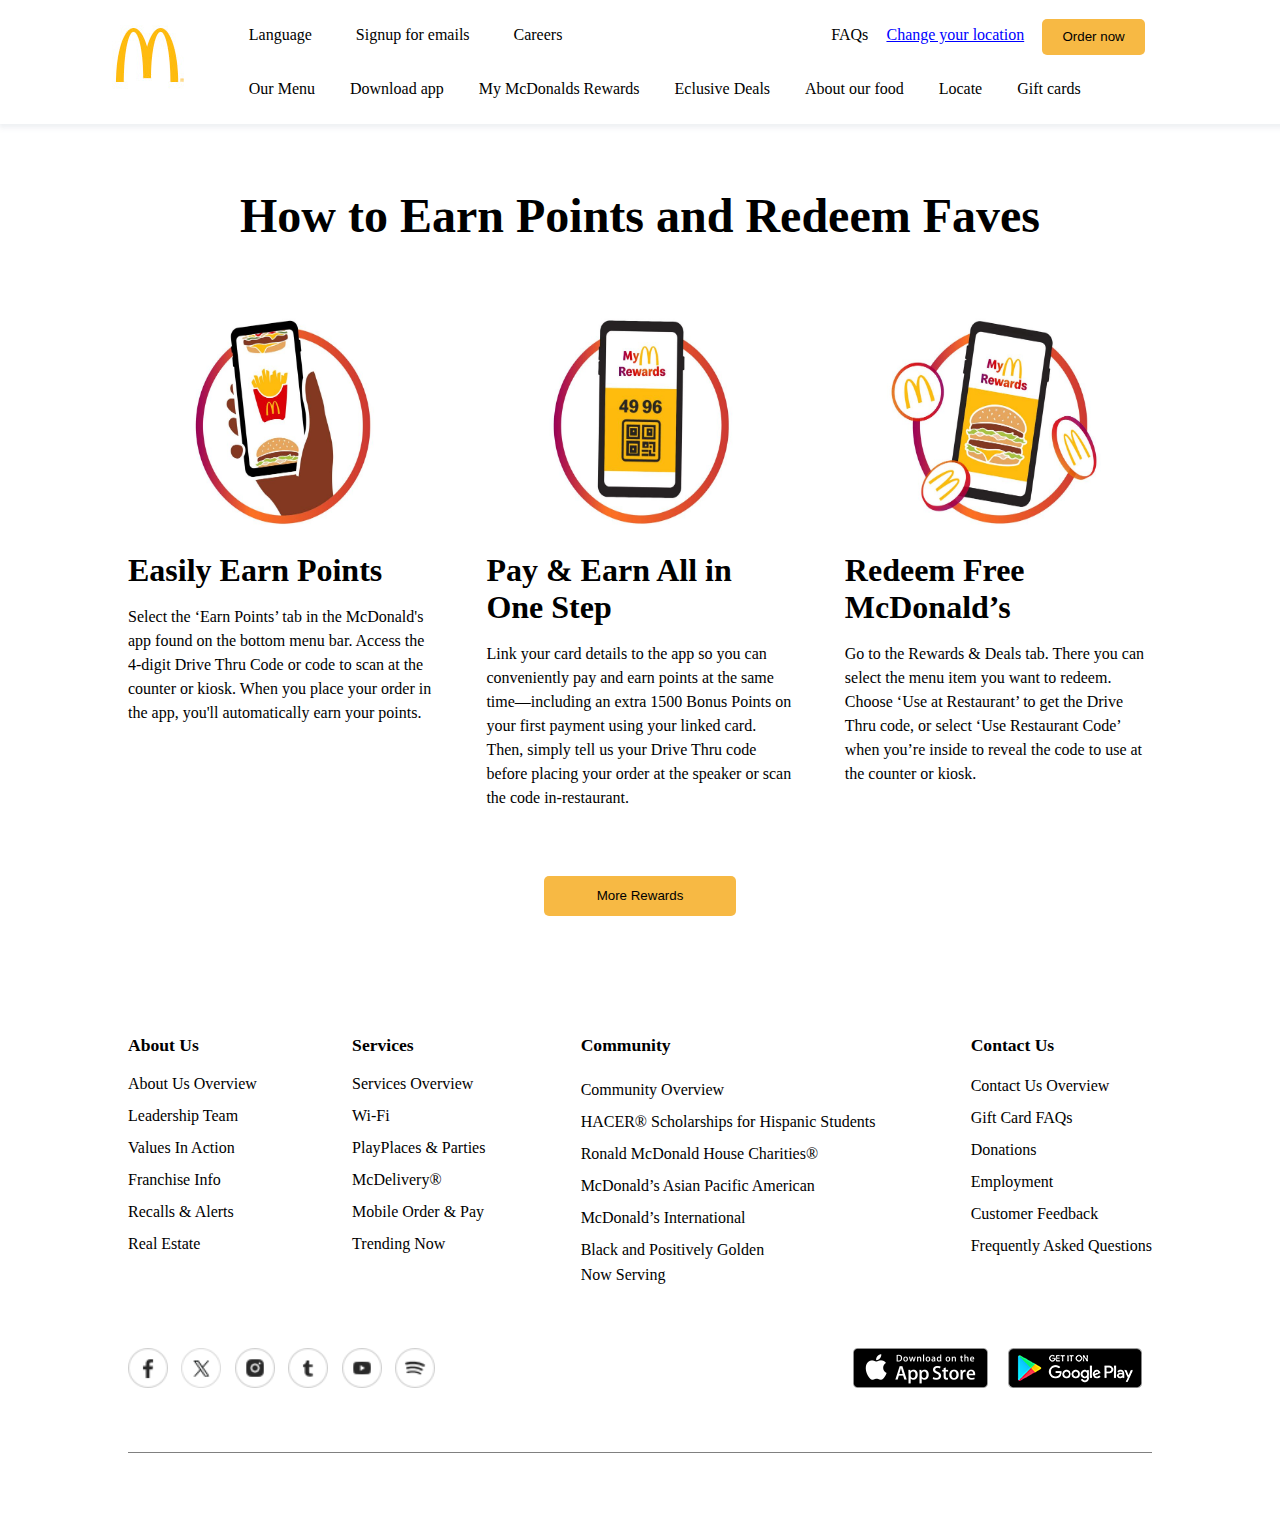
<file: rewards.html>
<!DOCTYPE html>
<html lang="en">
<head>
    <meta charset="UTF-8">
    <meta http-equiv="X-UA-Compatible" content="IE=edge">
    <meta name="viewport" content="width=device-width, initial-scale=1.0">
    <title>Rewards</title>
    <link rel="stylesheet" href="./styleh.css">

</head>
<body>
    <header>
        <div class="flex div">
            <a href="./index.html"><img src="./images/logo.jpeg" alt="" class="logo"></a>

            <div>
                <nav class="nav1 flex">
                    <ul class="flex">
                        <li><a href="#">Language</a>  </li>
                        <li><a href="#">Signup for emails</a> </li>
                        <li><a href="#">Careers</a> </li>
                    </ul>
                    <ul class="flex">
                        <li><a href="./faq.html">FAQs</a>  </li>
                        <li><a class="blue" href="#">Change your location</a> </li>
                        <li><a href="#"> <button>Order now</button></a></li>
                    </ul>
                </nav>
                <nav class="nav2">
                    <ul class="flex">
                        <li><a href="./menu.html">Our Menu</a> </li>
                        <li><a href="./app.html">Download app</a> </li>
                        <li><a href="./rewards.html">My McDonalds Rewards</a> </li>
                        <li><a href="./Exclusive.html">Eclusive Deals</a> </li>
                        <li><a href="./AboutFood.html">About our food</a> </li>
                        <li><a href="./locate.html">Locate</a> </li>
                        <li><a href="./GiftCard.html">Gift cards</a> </li>
                    </ul>
                </nav>
            </div>
        </div>
    </header>

    <main>
        <h1>How to Earn Points and Redeem Faves</h1>
        <div class="main-div">
            <div class="flex big-div">
                
                <div class="small-div p">
                    <img src="./images/earnpoints.jpeg" alt="">
                    <h2>Easily Earn Points</h2>
                    <p>Select the ‘Earn Points’ tab in the McDonald's app found on the bottom menu bar. 
                        Access the 4-digit Drive Thru Code or code to scan at the counter or kiosk. 
                        When you place your order in the app, you'll automatically earn your points.</p>
                </div>
                <div class="small-div p">
                    <img src="./images/payearn.jpeg" alt="">
                    <h2>Pay & Earn All in One Step</h2>
                    <p>Link your card details to the app so you can conveniently pay and earn points 
                        at the same time—including an extra 1500 Bonus Points on your first payment using 
                        your linked card. Then, simply tell us your Drive Thru code before placing 
                        your order at the speaker or scan the code in-restaurant.</p>
                </div>
                <div class="small-div p">
                    <img src="./images/redeemfree.jpeg" alt="">
                    <h2>Redeem Free McDonald’s</h2>
                    <p>Go to the Rewards & Deals tab. There you can select the menu item you want to redeem. 
                        Choose ‘Use at Restaurant’ to get the Drive Thru code, or select ‘Use Restaurant 
                        Code’ when you’re inside to reveal the code to use at the counter or kiosk.</p>
                </div>
            </div>
            <a href="./morerewards.html"><button class="r-btn">More Rewards</button></a>
            
        </div>
    </main>
    
    <footer>
        <div class="flex div">
            <ul>
                <li class="bold">About Us</li>
                <li>About Us Overview</li>
                <li>Leadership Team</li>
                <li>Values In Action</li>
                <li>Franchise Info</li>
                <li>Recalls & Alerts</li>
                <li>Real Estate</li>
            </ul>
            <ul>
                <li class="bold">Services</li>
                <li>Services Overview</li>
                <li>Wi-Fi</li>
                <li>PlayPlaces & Parties</li>
                <li>McDelivery®</li>
                <li>Mobile Order & Pay</li>
                <li>Trending Now</li>
            </ul>
            <ul>
                <li class="bold">Community</li>
                <li>Community Overview</li>
                <li>HACER® Scholarships for Hispanic Students</li>
                <li>Ronald McDonald House Charities®</li>
                <li>McDonald’s Asian Pacific American</li>
                <li>McDonald’s International</li>
                <li>Black and Positively Golden</li>
                Now Serving
            </ul>
            <ul>
                <li class="bold">Contact Us</li>
                <li>Contact Us Overview</li>
                <li>Gift Card FAQs</li>
                <li>Donations</li>
                <li>Employment</li>
                <li>Customer Feedback</li>
                <li>Frequently Asked Questions</li>
            </ul>
        </div>

        <div class="flex logos">
            <div class="footer-logo flex">
                <img src="./images/facebook.png" alt="">
                <img src="./images/x.png" alt="">
                <img src="./images/instagram.png" alt="">
                <img src="./images/tumblr.png" alt="">
                <img src="./images/youtube.png" alt="">
                <img src="./images/spotify.png" alt="">
    
            </div>
            <div class="flex">   
                    <img src="./images/app_store_badge.png" alt="">
                    <img src="./images/google_play_badge.png" alt="">         
            </div>
        </div>
    </footer>
</body>
</html>
</file>
<file: styleh.css>
*{
    box-sizing: border-box;
    margin: 0;
    padding: 0;
}
body{
    width: 100vw;
}
.flex{
    display: flex;
}
ul li{
    list-style: none;
    line-height: 2;
}
ul li:hover{
    font-weight: 800;
}
ul a{
    text-decoration: none;
    color: black;
}
.blue{
    color: blue;
    text-decoration: underline;

}

nav{
    margin-top: 2%;
    margin-bottom: 2%;
    margin-left: 5%;

}
.nav1{
    justify-content: space-between;
    width: 70vw;

}
.nav1 ul{
    width: 35%;
    justify-content: space-between;

}
.nav2{
    width: 65vw;

}
.nav2 ul {
    justify-content: space-between;

}
nav button{
    width: 8vw;
    padding:  8%;
    background-color: #f7b944;
    border: none;
    line-height: 1.5;
    border-radius: 5px;

}

header{
    border-top: 1px solid #7cacf800;
    border-bottom: 1px solid #7cacf800;
    box-shadow: 3px 0px 5px 4px #8a98af26;
    margin: 0% auto;
    

}
header .div{
    margin: auto;
    width: 85vw;

}

.main-div{
    display: flex;
    flex-direction: column;
    align-items: center;
    justify-content: center;
    width: 80vw;
    margin: 5% auto;
}

.individual-div{
    margin: 5% auto;
}

main button{
    width: fit-content;
    padding:  2% 7%;
    background-color: #f7b944;
    border: none;
    line-height: 1.5;
    border-radius: 5px;
}
.r-btn{
    width: 15vw;
    padding:  5% 7%;
    margin-bottom: 25%;
    cursor: pointer;

}
main .img{
    width: 60%;
    height: 40vh;
    margin-right: 2%;
    margin-bottom: 5%;
}

.img-delish{
    width: 70%;
    height: 50vh;
    margin-right: 2%;
    margin-bottom: 5%;
}

.big-div{
    justify-content: space-between;
    width: 100%;
    margin-bottom: 5%;
}
.small-div{
    width: 30%;
    display: flex;
    flex-direction: column;
    /* align-items: center; */
    /* justify-content: center; */

}

.passion h2{
    font-size: 2.5em;
    margin: 2% 0;
}
.passion{
    margin: 5% 0;

}

.small-div img{
    width: 100%;
    height: 230px;
}

main h1{
    font-size: 3em;
    text-align: center;
    margin: 5% 0;
}
.d{
    display: flex;
    flex-direction: column;
    /* align-items: center; */
    justify-content: center;
}
.d h2{
    font-size: 2.5em;
    margin: 0% 0 5%;

}
.d p{
    margin: 5% 0;
}
.p h2{
    font-size: 2em;
    margin: 5% 0;
}
.p p{
    line-height: 1.5;
    margin: 0% 0 5%;
}

.tiny-p{
    font-size: .7em;
}

.aboutfood{
    margin-bottom: 5%;
}

.points{
    width: 50%;
}
.points h2{
    font-weight: 200;
    font-size: 2.5em;
    margin: 5% 0;
}
.points div{
    width: 95%;
}
.points p{
    line-height: 1.5;
    margin: 0% 0 5%;
}
.points img{
    width: 95%;
    height: 50vh;
}

.rewards-div{
    margin-bottom: 5%;
}

.faq-div{
    display: flex;
    flex-direction: column;
    /* align-items: center; */
    justify-content: center;
    width: 80vw;
    margin: auto auto 5%;
}

.faqs h2{
    font-weight: 200;
    font-size: 2.5em;
    margin: 0% 0 2%;
}
.faqs p{
    line-height: 1.5;
    margin: 0% 0 2%;
    font-size: 1.2em;
}

.grid-div{
    display: grid;
    width: 80vw;
    margin: 0 auto 10%;
    gap: 5%;
    grid-template-columns: auto auto auto;
    grid-template-rows: auto auto auto;

}
.grid-item{
    height: 200px;
    width: 100%;
    align-items: center;
    justify-content: center; 
}

footer .div{
    width: 80vw;
    margin:  auto;
    justify-content: space-between;
}
.bold{
    font-weight: 800;
    font-size: 1.1em;
    margin-bottom: 4%;
}
.logos{
    width: 80vw;
    margin: 5% auto;
    padding-bottom: 5%;
    justify-content: space-between;
    border-bottom: 1px solid grey;

}
.footer-logo{
    width: 30%;
    justify-content: space-between;
}

.footer-ul-div{
    width: 80vw;
    margin: auto;
}
.footer-ul-div p{
    text-align: right;
    width: 20%;
}

.ul-div{
    justify-content: space-between;
}

.ul-div img{
    width: 3%;
    height: 35px;
}

.ul-div ul{
    width: 55%;
    justify-content: space-between;
}
.footer-ul-div ul:nth-child(2){
    margin: 2% 0;
    width: 35%;
    justify-content: space-between;
}

@media screen and (max-width:800px) {
    .flex{
        display: block;
    }
    .bold{
        margin: 5% 0;
    }
    .footer-logo{
        width: 70%;
        justify-content: space-between;
    }

    .logos .flex{
        display: flex;
        margin-top: 5%;
    }

    .d .flex{
        display: flex;
    }
    .img-delish {
        width: 90%;
        margin: auto;
        height: 50vh;
        
    }

    .main-div {
        width: 100vw;
        padding: 5%;
    }

    .main-div img{
        width: 100%;
    }

    .points{
        width: 90%;
        margin: auto;
    }
    .passion{
        margin: 5%;
    }
    .small-div{
        width: 80%;
        
    }

    .nav1 ul {
        width: 100%;
    }
    nav button {
        width: fit-content;
        padding: 2% 5%;
    }

    .grid-div {
        margin-bottom: 50%;
        grid-template-columns: auto auto;
        grid-template-rows: auto auto auto auto auto auto ;
    }
    .grid-item{
        height: 160px;
    }
}
</file>
